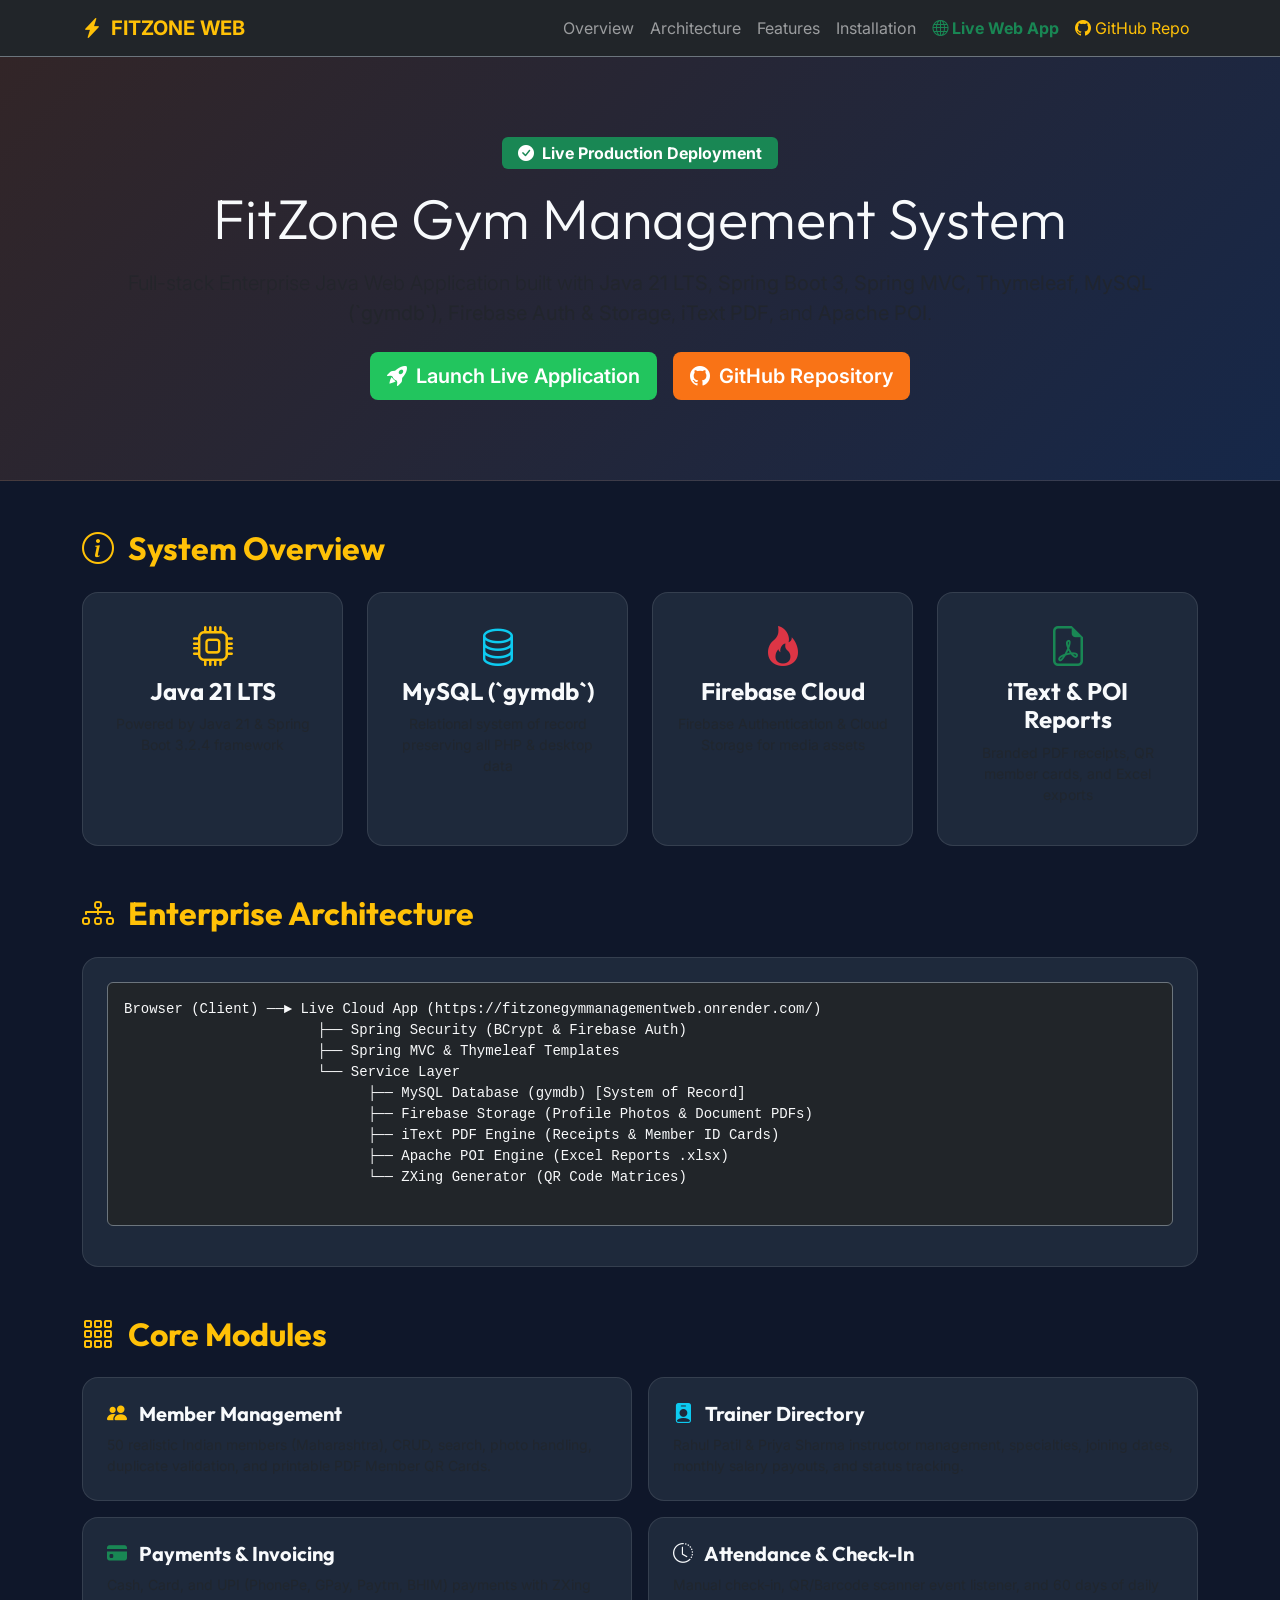
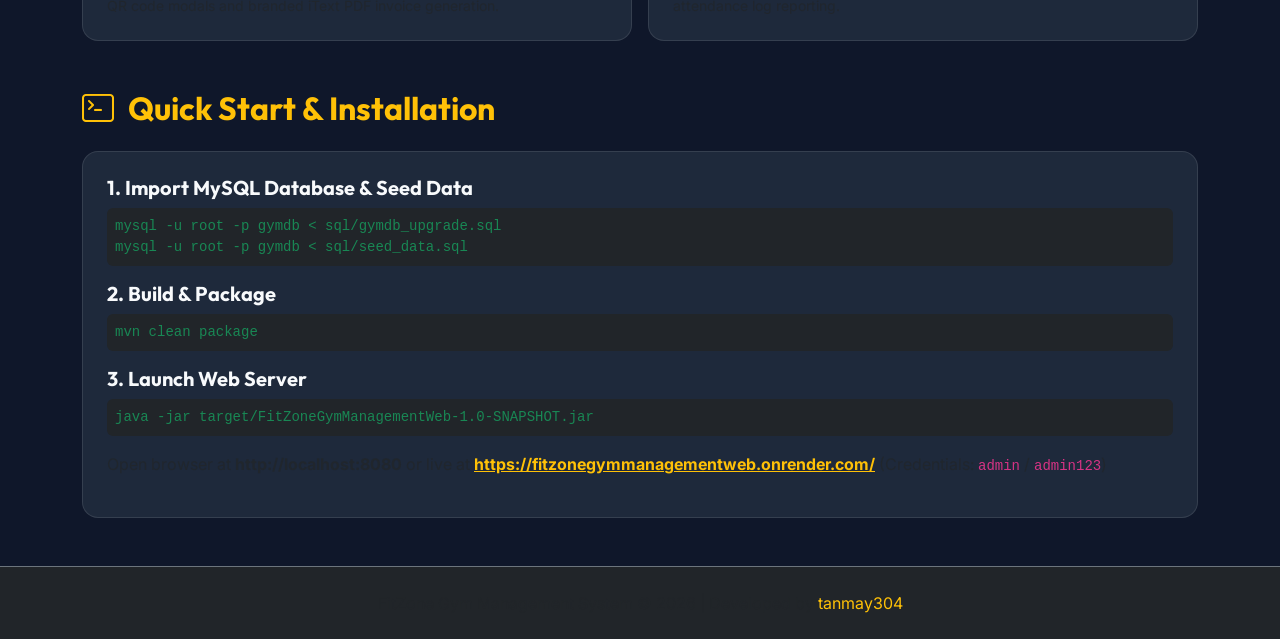
<file: docs/index.html>
<!DOCTYPE html>
<html lang="en">
<head>
    <meta charset="UTF-8">
    <meta name="viewport" content="width=device-width, initial-scale=1.0">
    <title>FitZone Gym Management Web Application - Official Documentation</title>
    <link href="https://cdn.jsdelivr.net/npm/bootstrap@5.3.2/dist/css/bootstrap.min.css" rel="stylesheet">
    <link href="https://cdn.jsdelivr.net/npm/bootstrap-icons@1.11.1/font/bootstrap-icons.css" rel="stylesheet">
    <link href="https://fonts.googleapis.com/css2?family=Inter:wght@400;500;600;700&family=Outfit:wght@600;700;800&display=swap" rel="stylesheet">
    <style>
        :root {
            --bg-primary: #0f172a;
            --bg-secondary: #1e293b;
            --text-primary: #f8fafc;
            --accent-orange: #f97316;
            --accent-blue: #3b82f6;
            --accent-green: #22c55e;
        }
        body {
            background-color: var(--bg-primary);
            color: var(--text-primary);
            font-family: 'Inter', sans-serif;
        }
        h1, h2, h3, h4, h5 { font-family: 'Outfit', sans-serif; font-weight: 700; }
        .hero-section {
            background: linear-gradient(135deg, rgba(249, 115, 22, 0.15), rgba(59, 130, 246, 0.15));
            border-bottom: 1px solid rgba(255, 255, 255, 0.1);
            padding: 5rem 0;
        }
        .card-custom {
            background: var(--bg-secondary);
            border: 1px solid rgba(255, 255, 255, 0.1);
            border-radius: 1rem;
            padding: 1.5rem;
            height: 100%;
        }
        .btn-orange {
            background-color: var(--accent-orange);
            color: #fff;
            font-weight: 600;
        }
        .btn-orange:hover { background-color: #ea580c; color: #fff; }
        .btn-green {
            background-color: var(--accent-green);
            color: #fff;
            font-weight: 600;
        }
        .btn-green:hover { background-color: #16a34a; color: #fff; }
    </style>
</head>
<body>
    <!-- Navbar -->
    <nav class="navbar navbar-expand-lg navbar-dark bg-dark border-bottom border-secondary sticky-top">
        <div class="container">
            <a class="navbar-brand fw-bold text-warning" href="#"><i class="bi bi-lightning-charge-fill me-1"></i> FITZONE WEB</a>
            <div class="collapse navbar-collapse">
                <ul class="navbar-nav ms-auto mb-2 mb-lg-0">
                    <li class="nav-item"><a class="nav-link" href="#overview">Overview</a></li>
                    <li class="nav-item"><a class="nav-link" href="#architecture">Architecture</a></li>
                    <li class="nav-item"><a class="nav-link" href="#features">Features</a></li>
                    <li class="nav-item"><a class="nav-link" href="#installation">Installation</a></li>
                    <li class="nav-item"><a class="nav-link text-success fw-bold" href="https://fitzonegymmanagementweb.onrender.com/" target="_blank"><i class="bi bi-globe"></i> Live Web App</a></li>
                    <li class="nav-item"><a class="nav-link text-warning" href="https://github.com/tanmay304/FitZoneGymManagementWeb" target="_blank"><i class="bi bi-github"></i> GitHub Repo</a></li>
                </ul>
            </div>
        </div>
    </nav>

    <!-- Hero Header -->
    <header class="hero-section text-center">
        <div class="container">
            <span class="badge bg-success px-3 py-2 fs-6 mb-3"><i class="bi bi-check-circle-fill me-1"></i> Live Production Deployment</span>
            <h1 class="display-4 fw-extrabold mb-3">FitZone Gym Management System</h1>
            <p class="lead text-muted max-w-2xl mx-auto mb-4">
                Full-stack Enterprise Java Web Application built with <strong>Java 21 LTS</strong>, <strong>Spring Boot 3</strong>, <strong>Spring MVC</strong>, <strong>Thymeleaf</strong>, <strong>MySQL (`gymdb`)</strong>, <strong>Firebase Auth & Storage</strong>, <strong>iText PDF</strong>, and <strong>Apache POI</strong>.
            </p>
            <div class="d-flex justify-content-center gap-3">
                <a href="https://fitzonegymmanagementweb.onrender.com/" target="_blank" class="btn btn-green btn-lg"><i class="bi bi-rocket-takeoff-fill me-1"></i> Launch Live Application</a>
                <a href="https://github.com/tanmay304/FitZoneGymManagementWeb" target="_blank" class="btn btn-orange btn-lg"><i class="bi bi-github me-1"></i> GitHub Repository</a>
            </div>
        </div>
    </header>

    <!-- Main Content -->
    <main class="container my-5">
        <!-- Overview -->
        <section id="overview" class="mb-5">
            <h2 class="mb-4 text-warning"><i class="bi bi-info-circle me-2"></i> System Overview</h2>
            <div class="row g-4">
                <div class="col-md-3">
                    <div class="card-custom text-center">
                        <i class="bi bi-cpu fs-1 text-warning mb-2"></i>
                        <h4>Java 21 LTS</h4>
                        <p class="text-muted small">Powered by Java 21 & Spring Boot 3.2.4 framework</p>
                    </div>
                </div>
                <div class="col-md-3">
                    <div class="card-custom text-center">
                        <i class="bi bi-database fs-1 text-info mb-2"></i>
                        <h4>MySQL (`gymdb`)</h4>
                        <p class="text-muted small">Relational system of record preserving all PHP & desktop data</p>
                    </div>
                </div>
                <div class="col-md-3">
                    <div class="card-custom text-center">
                        <i class="bi bi-fire fs-1 text-danger mb-2"></i>
                        <h4>Firebase Cloud</h4>
                        <p class="text-muted small">Firebase Authentication & Cloud Storage for media assets</p>
                    </div>
                </div>
                <div class="col-md-3">
                    <div class="card-custom text-center">
                        <i class="bi bi-file-earmark-pdf fs-1 text-success mb-2"></i>
                        <h4>iText & POI Reports</h4>
                        <p class="text-muted small">Branded PDF receipts, QR member cards, and Excel exports</p>
                    </div>
                </div>
            </div>
        </section>

        <!-- Architecture Diagram -->
        <section id="architecture" class="mb-5">
            <h2 class="mb-4 text-warning"><i class="bi bi-diagram-3 me-2"></i> Enterprise Architecture</h2>
            <div class="card-custom p-4 text-center">
                <pre class="text-start bg-dark p-3 rounded text-light border border-secondary" style="font-family: monospace;">
Browser (Client) ──► Live Cloud App (https://fitzonegymmanagementweb.onrender.com/)
                       ├── Spring Security (BCrypt & Firebase Auth)
                       ├── Spring MVC & Thymeleaf Templates
                       └── Service Layer
                             ├── MySQL Database (gymdb) [System of Record]
                             ├── Firebase Storage (Profile Photos & Document PDFs)
                             ├── iText PDF Engine (Receipts & Member ID Cards)
                             ├── Apache POI Engine (Excel Reports .xlsx)
                             └── ZXing Generator (QR Code Matrices)
                </pre>
            </div>
        </section>

        <!-- Features -->
        <section id="features" class="mb-5">
            <h2 class="mb-4 text-warning"><i class="bi bi-grid-3x3-gap me-2"></i> Core Modules</h2>
            <div class="row g-3">
                <div class="col-md-6">
                    <div class="card-custom">
                        <h5><i class="bi bi-people-fill text-warning me-2"></i> Member Management</h5>
                        <p class="text-muted small m-0">50 realistic Indian members (Maharashtra), CRUD, search, photo handling, duplicate validation, and printable PDF Member QR Cards.</p>
                    </div>
                </div>
                <div class="col-md-6">
                    <div class="card-custom">
                        <h5><i class="bi bi-person-badge-fill text-info me-2"></i> Trainer Directory</h5>
                        <p class="text-muted small m-0">Rahul Patil & Priya Sharma instructor management, specialties, joining dates, monthly salary payouts, and status tracking.</p>
                    </div>
                </div>
                <div class="col-md-6">
                    <div class="card-custom">
                        <h5><i class="bi bi-credit-card-fill text-success me-2"></i> Payments & Invoicing</h5>
                        <p class="text-muted small m-0">Cash, Card, and UPI (PhonePe, GPay, Paytm, BHIM) payments with ZXing QR code modals and branded iText PDF invoice generation.</p>
                    </div>
                </div>
                <div class="col-md-6">
                    <div class="card-custom">
                        <h5><i class="bi bi-clock-history text-purple me-2"></i> Attendance & Check-In</h5>
                        <p class="text-muted small m-0">Manual check-in, QR/Barcode scanner event listener, and 60 days of daily attendance log reporting.</p>
                    </div>
                </div>
            </div>
        </section>

        <!-- Installation -->
        <section id="installation" class="mb-5">
            <h2 class="mb-4 text-warning"><i class="bi bi-terminal me-2"></i> Quick Start & Installation</h2>
            <div class="card-custom p-4">
                <h5>1. Import MySQL Database & Seed Data</h5>
                <pre class="bg-dark p-2 rounded text-success">mysql -u root -p gymdb < sql/gymdb_upgrade.sql
mysql -u root -p gymdb < sql/seed_data.sql</pre>
                
                <h5 class="mt-3">2. Build & Package</h5>
                <pre class="bg-dark p-2 rounded text-success">mvn clean package</pre>

                <h5 class="mt-3">3. Launch Web Server</h5>
                <pre class="bg-dark p-2 rounded text-success">java -jar target/FitZoneGymManagementWeb-1.0-SNAPSHOT.jar</pre>
                <p class="text-muted mt-2">Open browser at <strong>http://localhost:8080</strong> or live at <strong><a href="https://fitzonegymmanagementweb.onrender.com/" target="_blank" class="text-warning">https://fitzonegymmanagementweb.onrender.com/</a></strong> (Credentials: <code>admin</code> / <code>admin123</code>)</p>
            </div>
        </section>
    </main>

    <footer class="bg-dark border-top border-secondary py-4 text-center text-muted">
        <div class="container">
            <p class="m-0">FitZone Gym Management System &copy; 2026 | Developed by <a href="https://github.com/tanmay304" target="_blank" class="text-warning text-decoration-none">tanmay304</a></p>
        </div>
    </footer>
</body>
</html>
</file>
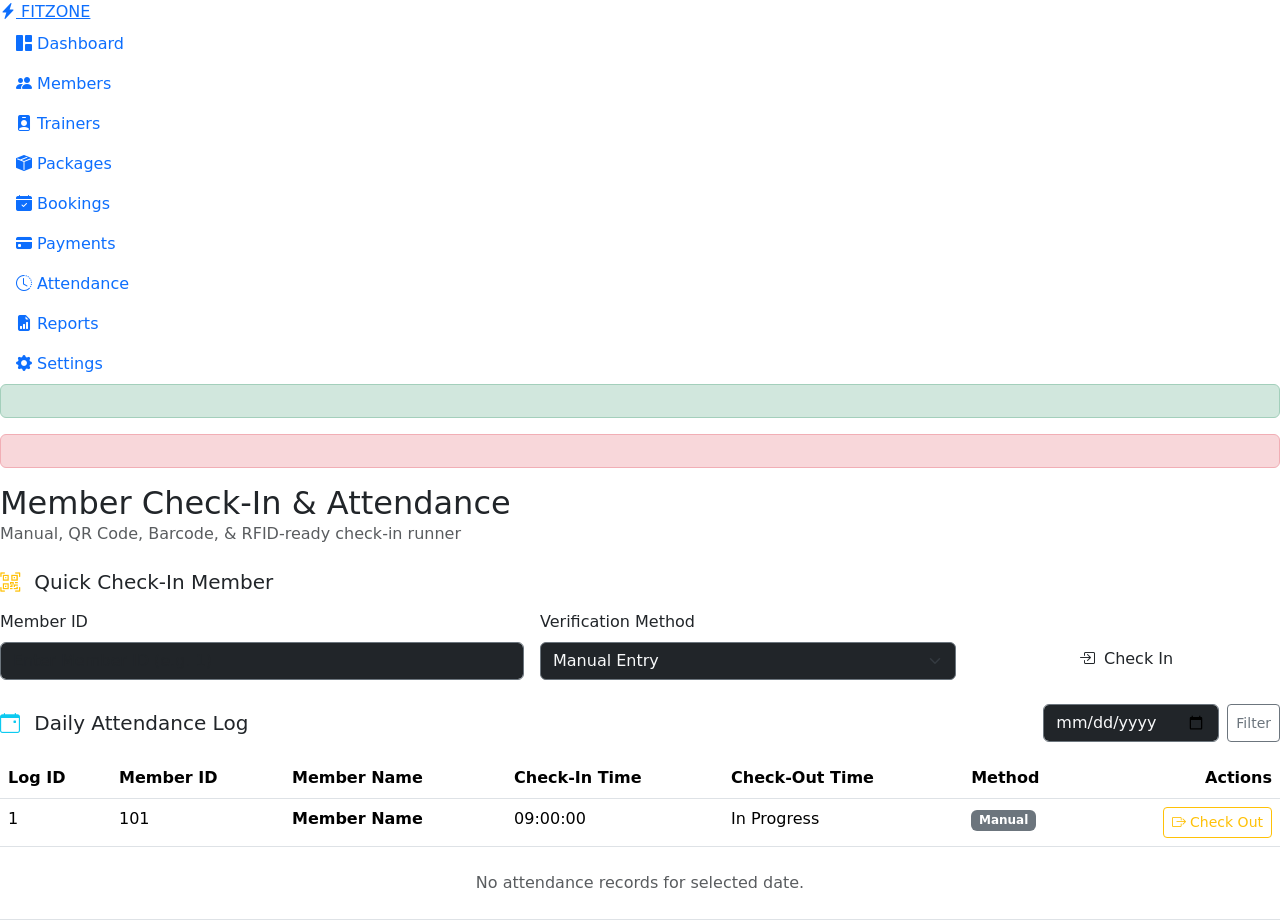
<file: src/main/resources/templates/attendance.html>
<!DOCTYPE html>
<html xmlns:th="http://www.thymeleaf.org">
<head>
    <meta charset="UTF-8">
    <title>Attendance Log - FitZone Gym</title>
    <link href="https://cdn.jsdelivr.net/npm/bootstrap@5.3.2/dist/css/bootstrap.min.css" rel="stylesheet">
    <link href="https://cdn.jsdelivr.net/npm/bootstrap-icons@1.11.1/font/bootstrap-icons.css" rel="stylesheet">
    <link href="https://fonts.googleapis.com/css2?family=Inter:wght@400;500;600;700&family=Outfit:wght@600;700;800&display=swap" rel="stylesheet">
    <link th:href="@{/css/material_theme.css}" rel="stylesheet">
</head>
<body>
    <div class="sidebar">
        <a href="/dashboard" class="sidebar-brand"><i class="bi bi-lightning-charge-fill"></i> FITZONE</a>
        <nav class="nav flex-column flex-grow-1">
            <a href="/dashboard" class="nav-link"><i class="bi bi-grid-1x2-fill"></i> Dashboard</a>
            <a href="/members" class="nav-link"><i class="bi bi-people-fill"></i> Members</a>
            <a href="/trainers" class="nav-link"><i class="bi bi-person-badge-fill"></i> Trainers</a>
            <a href="/packages" class="nav-link"><i class="bi bi-box-seam-fill"></i> Packages</a>
            <a href="/bookings" class="nav-link"><i class="bi bi-calendar-check-fill"></i> Bookings</a>
            <a href="/payments" class="nav-link"><i class="bi bi-credit-card-fill"></i> Payments</a>
            <a href="/attendance" class="nav-link active"><i class="bi bi-clock-history"></i> Attendance</a>
            <a href="/reports" class="nav-link"><i class="bi bi-file-earmark-bar-graph-fill"></i> Reports</a>
            <a href="/settings" class="nav-link"><i class="bi bi-gear-fill"></i> Settings</a>
        </nav>
    </div>

    <div class="main-content">
        <div th:if="${successMessage}" class="alert alert-success" th:text="${successMessage}"></div>
        <div th:if="${errorMessage}" class="alert alert-danger" th:text="${errorMessage}"></div>

        <div class="d-flex justify-content-between align-items-center mb-4">
            <div>
                <h2 class="m-0">Member Check-In & Attendance</h2>
                <p class="text-muted m-0">Manual, QR Code, Barcode, & RFID-ready check-in runner</p>
            </div>
        </div>

        <!-- Check-In Form Card -->
        <div class="glass-card mb-4">
            <h5 class="mb-3"><i class="bi bi-qr-code-scan me-2 text-warning"></i> Quick Check-In Member</h5>
            <form action="/attendance/checkin" method="post" class="row g-3">
                <div class="col-md-5">
                    <label class="form-label">Member ID</label>
                    <input type="number" name="userId" class="form-control bg-dark text-light border-secondary" placeholder="Enter Member ID (e.g. 1)" required>
                </div>
                <div class="col-md-4">
                    <label class="form-label">Verification Method</label>
                    <select name="method" class="form-select bg-dark text-light border-secondary">
                        <option value="Manual">Manual Entry</option>
                        <option value="QR Code">QR Code Scan</option>
                        <option value="Barcode">Barcode Scanner</option>
                        <option value="RFID">RFID Scanner</option>
                    </select>
                </div>
                <div class="col-md-3 d-flex align-items-end">
                    <button type="submit" class="btn btn-fitzone w-100 py-2"><i class="bi bi-box-arrow-in-right me-1"></i> Check In</button>
                </div>
            </form>
        </div>

        <!-- Daily Attendance Log -->
        <div class="glass-card">
            <div class="d-flex justify-content-between align-items-center mb-3">
                <h5 class="m-0"><i class="bi bi-calendar-event me-2 text-info"></i> Daily Attendance Log</h5>
                <form action="/attendance" method="get" class="d-flex gap-2">
                    <input type="date" name="date" class="form-control bg-dark text-light border-secondary btn-sm" th:value="${selectedDate}">
                    <button type="submit" class="btn btn-outline-secondary btn-sm">Filter</button>
                </form>
            </div>
            <div class="table-responsive">
                <table class="table table-custom mb-0">
                    <thead>
                        <tr>
                            <th>Log ID</th>
                            <th>Member ID</th>
                            <th>Member Name</th>
                            <th>Check-In Time</th>
                            <th>Check-Out Time</th>
                            <th>Method</th>
                            <th class="text-end">Actions</th>
                        </tr>
                    </thead>
                    <tbody>
                        <tr th:each="a : ${attendanceLog}">
                            <td th:text="${a.id}">1</td>
                            <td th:text="${a.userId}">101</td>
                            <td class="fw-bold" th:text="${a.memberName}">Member Name</td>
                            <td th:text="${a.checkIn}">09:00:00</td>
                            <td th:text="${a.checkOut != null ? a.checkOut : 'In Progress'}">In Progress</td>
                            <td><span class="badge bg-secondary" th:text="${a.method}">Manual</span></td>
                            <td class="text-end">
                                <a th:if="${a.checkOut == null}" th:href="@{/attendance/checkout/{id}(id=${a.id})}" class="btn btn-sm btn-outline-warning">
                                    <i class="bi bi-box-arrow-right"></i> Check Out
                                </a>
                            </td>
                        </tr>
                        <tr th:if="${#lists.isEmpty(attendanceLog)}">
                            <td colspan="7" class="text-center text-muted py-4">No attendance records for selected date.</td>
                        </tr>
                    </tbody>
                </table>
            </div>
        </div>
    </div>

    <script src="https://cdn.jsdelivr.net/npm/bootstrap@5.3.2/dist/js/bootstrap.bundle.min.js"></script>
</body>
</html>
</file>
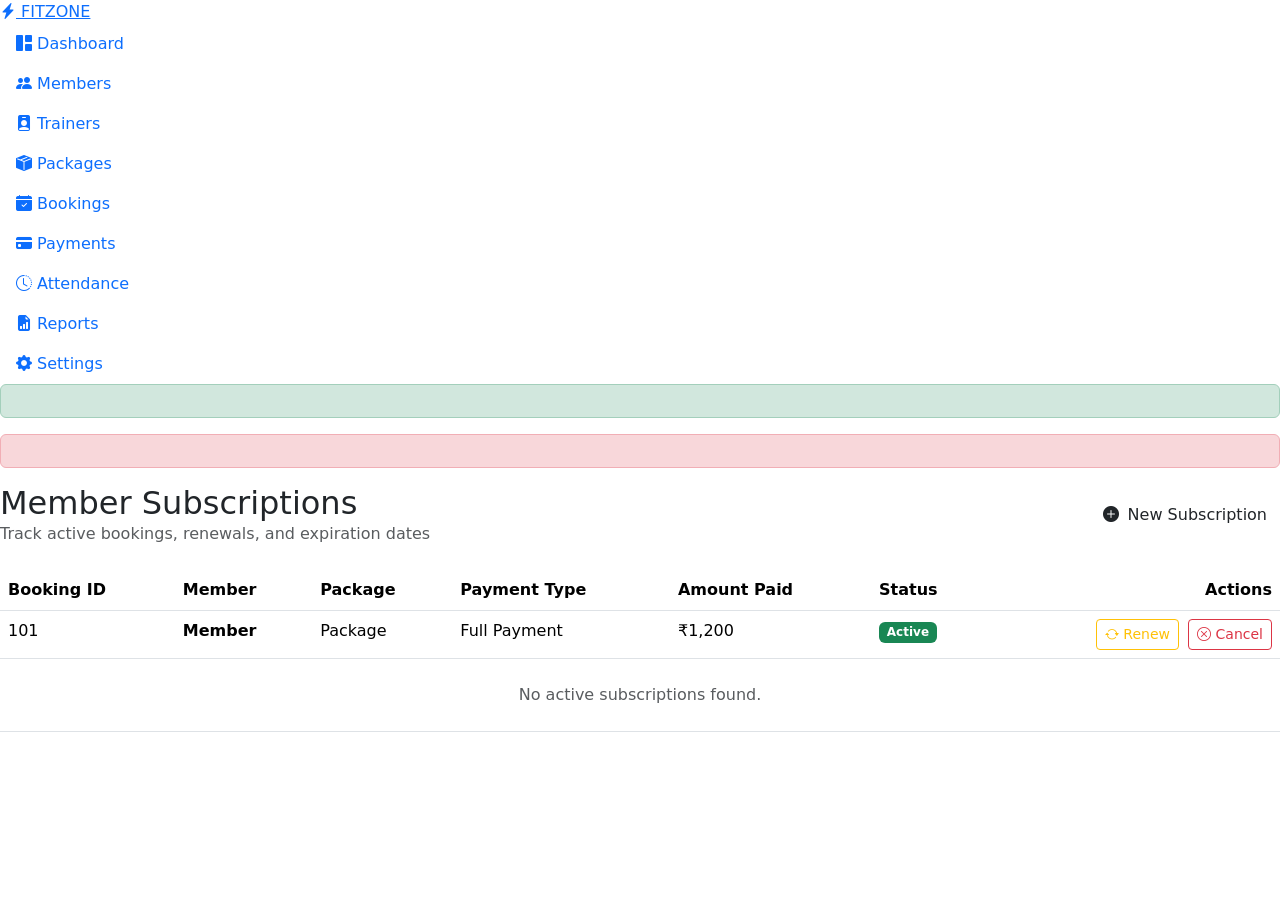
<file: src/main/resources/templates/bookings.html>
<!DOCTYPE html>
<html xmlns:th="http://www.thymeleaf.org">
<head>
    <meta charset="UTF-8">
    <title>Bookings & Subscriptions - FitZone Gym</title>
    <link href="https://cdn.jsdelivr.net/npm/bootstrap@5.3.2/dist/css/bootstrap.min.css" rel="stylesheet">
    <link href="https://cdn.jsdelivr.net/npm/bootstrap-icons@1.11.1/font/bootstrap-icons.css" rel="stylesheet">
    <link href="https://fonts.googleapis.com/css2?family=Inter:wght@400;500;600;700&family=Outfit:wght@600;700;800&display=swap" rel="stylesheet">
    <link th:href="@{/css/material_theme.css}" rel="stylesheet">
</head>
<body>
    <div class="sidebar">
        <a href="/dashboard" class="sidebar-brand"><i class="bi bi-lightning-charge-fill"></i> FITZONE</a>
        <nav class="nav flex-column flex-grow-1">
            <a href="/dashboard" class="nav-link"><i class="bi bi-grid-1x2-fill"></i> Dashboard</a>
            <a href="/members" class="nav-link"><i class="bi bi-people-fill"></i> Members</a>
            <a href="/trainers" class="nav-link"><i class="bi bi-person-badge-fill"></i> Trainers</a>
            <a href="/packages" class="nav-link"><i class="bi bi-box-seam-fill"></i> Packages</a>
            <a href="/bookings" class="nav-link active"><i class="bi bi-calendar-check-fill"></i> Bookings</a>
            <a href="/payments" class="nav-link"><i class="bi bi-credit-card-fill"></i> Payments</a>
            <a href="/attendance" class="nav-link"><i class="bi bi-clock-history"></i> Attendance</a>
            <a href="/reports" class="nav-link"><i class="bi bi-file-earmark-bar-graph-fill"></i> Reports</a>
            <a href="/settings" class="nav-link"><i class="bi bi-gear-fill"></i> Settings</a>
        </nav>
    </div>

    <div class="main-content">
        <div th:if="${successMessage}" class="alert alert-success" th:text="${successMessage}"></div>
        <div th:if="${errorMessage}" class="alert alert-danger" th:text="${errorMessage}"></div>

        <div class="d-flex justify-content-between align-items-center mb-4">
            <div>
                <h2 class="m-0">Member Subscriptions</h2>
                <p class="text-muted m-0">Track active bookings, renewals, and expiration dates</p>
            </div>
            <button class="btn btn-fitzone" data-bs-toggle="modal" data-bs-target="#addBookingModal">
                <i class="bi bi-plus-circle-fill me-1"></i> New Subscription
            </button>
        </div>

        <div class="glass-card">
            <div class="table-responsive">
                <table class="table table-custom mb-0">
                    <thead>
                        <tr>
                            <th>Booking ID</th>
                            <th>Member</th>
                            <th>Package</th>
                            <th>Payment Type</th>
                            <th>Amount Paid</th>
                            <th>Status</th>
                            <th class="text-end">Actions</th>
                        </tr>
                    </thead>
                    <tbody>
                        <tr th:each="b : ${bookings}">
                            <td th:text="${b.id}">101</td>
                            <td class="fw-bold" th:text="${b.memberName}">Member</td>
                            <td th:text="${b.packageName}">Package</td>
                            <td th:text="${b.paymentType}">Full Payment</td>
                            <td th:text="'₹' + ${b.payment}">₹1,200</td>
                            <td><span class="badge bg-success" th:text="${b.status}">Active</span></td>
                            <td class="text-end">
                                <a th:href="@{/bookings/renew/{id}(id=${b.id})}" class="btn btn-sm btn-outline-warning me-1" title="Renew Plan">
                                    <i class="bi bi-arrow-repeat"></i> Renew
                                </a>
                                <a th:href="@{/bookings/cancel/{id}(id=${b.id})}" class="btn btn-sm btn-outline-danger" onclick="return confirm('Cancel subscription?')">
                                    <i class="bi bi-x-circle"></i> Cancel
                                </a>
                            </td>
                        </tr>
                        <tr th:if="${#lists.isEmpty(bookings)}">
                            <td colspan="7" class="text-center text-muted py-4">No active subscriptions found.</td>
                        </tr>
                    </tbody>
                </table>
            </div>
        </div>
    </div>

    <!-- New Subscription Modal -->
    <div class="modal fade" id="addBookingModal" tabindex="-1">
        <div class="modal-dialog modal-dialog-centered">
            <div class="modal-content bg-dark text-light border-secondary">
                <div class="modal-header border-secondary">
                    <h5 class="modal-title"><i class="bi bi-calendar-plus me-2 text-warning"></i> New Subscription</h5>
                    <button type="button" class="btn-close btn-close-white" data-bs-dismiss="modal"></button>
                </div>
                <form action="/bookings/add" method="post">
                    <div class="modal-body">
                        <div class="mb-3">
                            <label class="form-label">Select Member</label>
                            <select name="userId" class="form-select bg-secondary text-light border-0" required>
                                <option th:each="m : ${members}" th:value="${m.id}" th:text="${m.fullName} + ' (' + ${m.email} + ')'"></option>
                            </select>
                        </div>
                        <div class="mb-3">
                            <label class="form-label">Select Package</label>
                            <select name="packageId" class="form-select bg-secondary text-light border-0" required>
                                <option th:each="p : ${packages}" th:value="${p.id}" th:text="${p.titlename} + ' - ₹' + ${p.price}"></option>
                            </select>
                        </div>
                        <div class="row g-3">
                            <div class="col-md-6">
                                <label class="form-label">Payment Type</label>
                                <select name="paymentType" class="form-select bg-secondary text-light border-0">
                                    <option value="Full Payment">Full Payment</option>
                                    <option value="Partial Payment">Partial Payment</option>
                                </select>
                            </div>
                            <div class="col-md-6">
                                <label class="form-label">Amount Paid (₹)</label>
                                <input type="number" step="0.01" name="payment" class="form-control bg-secondary text-light border-0" value="600" required>
                            </div>
                        </div>
                    </div>
                    <div class="modal-footer border-secondary">
                        <button type="button" class="btn btn-secondary" data-bs-dismiss="modal">Cancel</button>
                        <button type="submit" class="btn btn-fitzone">Create Booking</button>
                    </div>
                </form>
            </div>
        </div>
    </div>

    <script src="https://cdn.jsdelivr.net/npm/bootstrap@5.3.2/dist/js/bootstrap.bundle.min.js"></script>
</body>
</html>
</file>
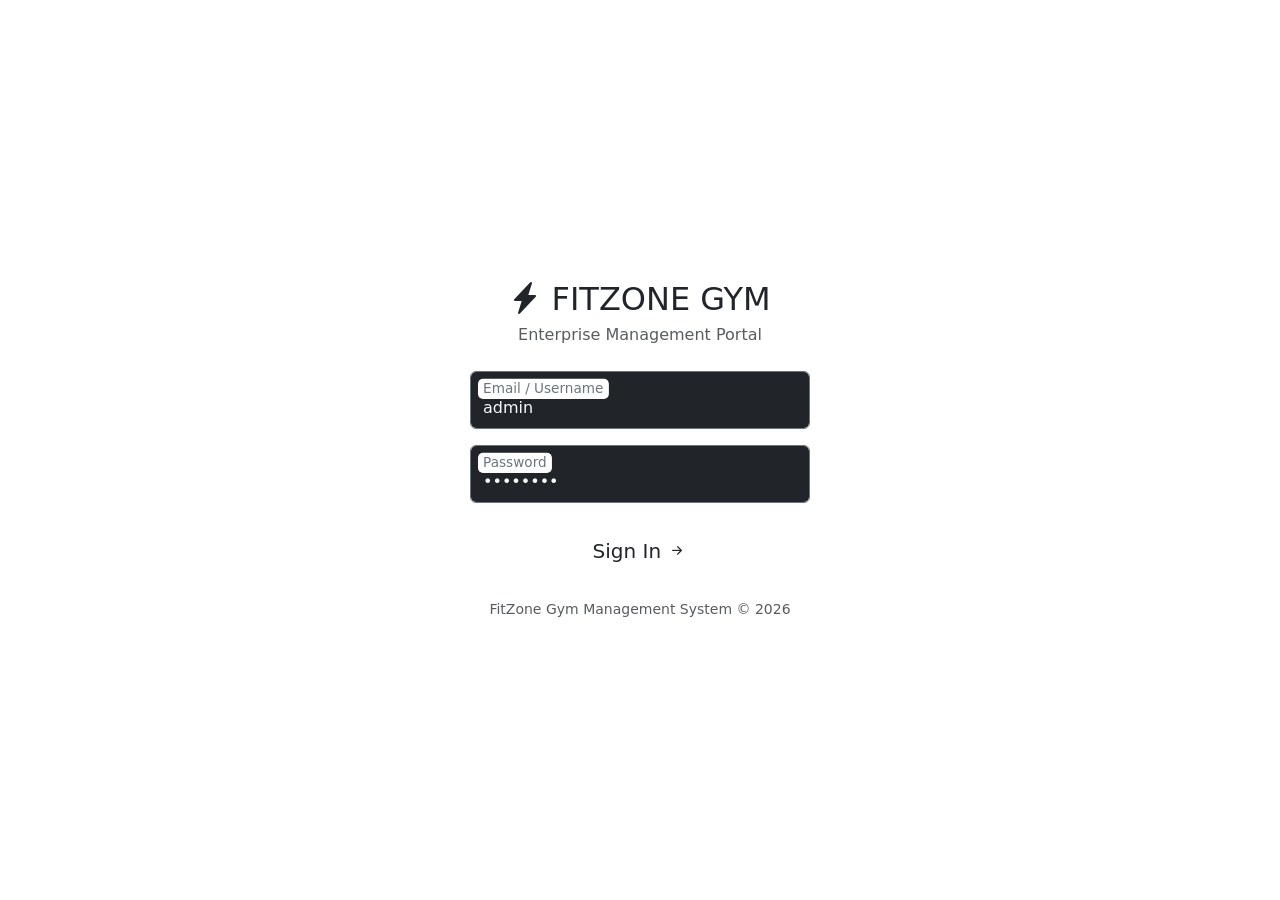
<file: src/main/resources/templates/login.html>
<!DOCTYPE html>
<html xmlns:th="http://www.thymeleaf.org">
<head>
    <meta charset="UTF-8">
    <title>Sign In - FitZone Gym Management System</title>
    <link href="https://cdn.jsdelivr.net/npm/bootstrap@5.3.2/dist/css/bootstrap.min.css" rel="stylesheet">
    <link href="https://cdn.jsdelivr.net/npm/bootstrap-icons@1.11.1/font/bootstrap-icons.css" rel="stylesheet">
    <link href="https://fonts.googleapis.com/css2?family=Inter:wght@400;500;600;700&family=Outfit:wght@600;700;800&display=swap" rel="stylesheet">
    <link th:href="@{/css/material_theme.css}" rel="stylesheet">
</head>
<body class="d-flex align-items-center justify-content-center min-vh-100">
    <div class="glass-card text-center" style="width: 420px; padding: 2.5rem;">
        <h2 class="sidebar-brand justify-content-center mb-1">
            <i class="bi bi-lightning-charge-fill"></i> FITZONE GYM
        </h2>
        <p class="text-muted mb-4">Enterprise Management Portal</p>

        <form th:action="@{/login}" method="post">
            <div class="form-floating mb-3">
                <input type="text" class="form-control bg-dark text-light border-secondary" id="username" name="username" placeholder="admin" value="admin" required>
                <label for="username" class="text-secondary">Email / Username</label>
            </div>
            <div class="form-floating mb-4">
                <input type="password" class="form-control bg-dark text-light border-secondary" id="password" name="password" placeholder="admin123" value="admin123" required>
                <label for="password" class="text-secondary">Password</label>
            </div>
            <button type="submit" class="btn btn-fitzone w-100 py-2 fs-5">
                Sign In <i class="bi bi-arrow-right-short"></i>
            </button>
        </form>
        <div class="mt-4 text-muted small">
            FitZone Gym Management System &copy; 2026
        </div>
    </div>
</body>
</html>
</file>
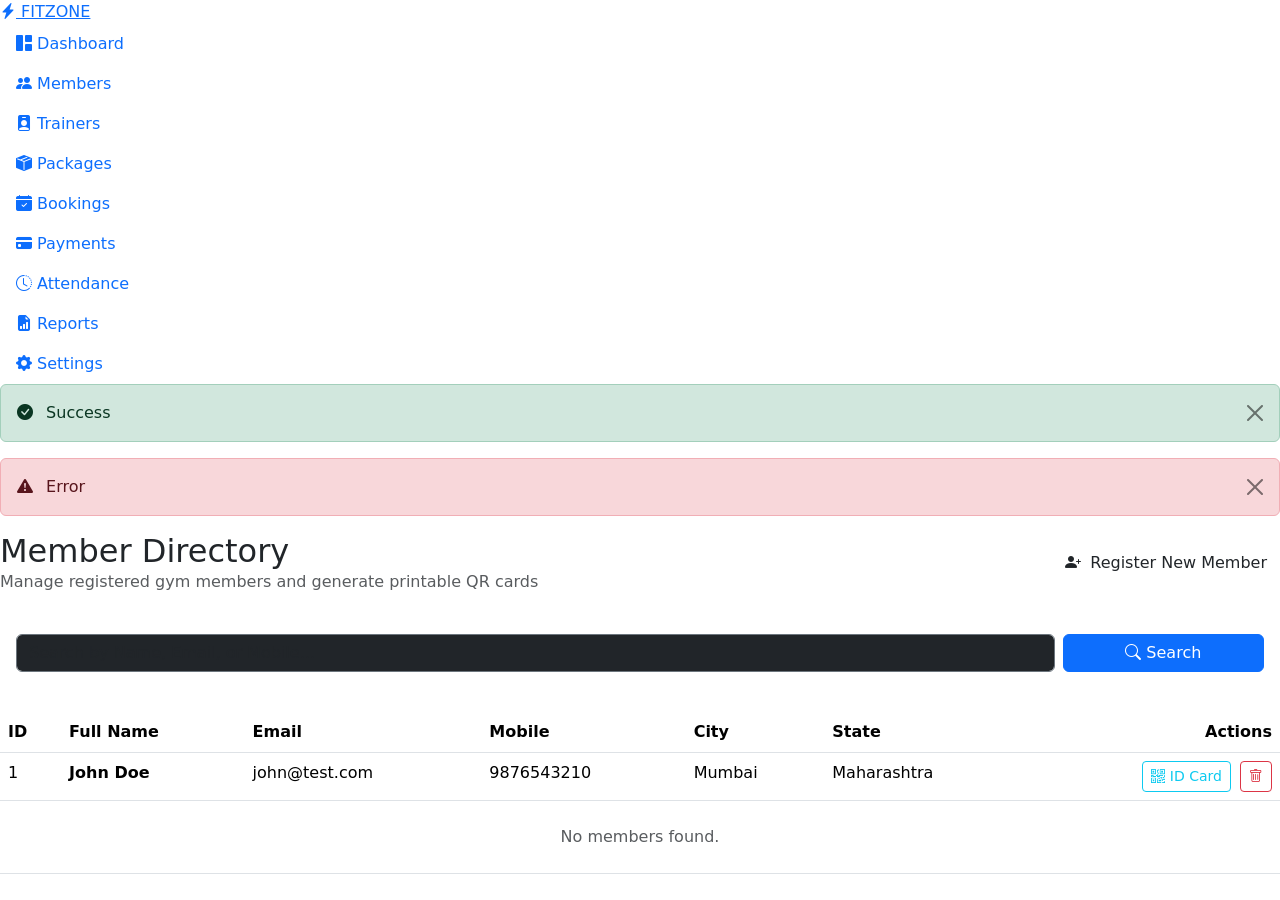
<file: src/main/resources/templates/members.html>
<!DOCTYPE html>
<html xmlns:th="http://www.thymeleaf.org">
<head>
    <meta charset="UTF-8">
    <title>Members Management - FitZone Gym</title>
    <link href="https://cdn.jsdelivr.net/npm/bootstrap@5.3.2/dist/css/bootstrap.min.css" rel="stylesheet">
    <link href="https://cdn.jsdelivr.net/npm/bootstrap-icons@1.11.1/font/bootstrap-icons.css" rel="stylesheet">
    <link href="https://fonts.googleapis.com/css2?family=Inter:wght@400;500;600;700&family=Outfit:wght@600;700;800&display=swap" rel="stylesheet">
    <link th:href="@{/css/material_theme.css}" rel="stylesheet">
</head>
<body>
    <div class="sidebar">
        <a href="/dashboard" class="sidebar-brand"><i class="bi bi-lightning-charge-fill"></i> FITZONE</a>
        <nav class="nav flex-column flex-grow-1">
            <a href="/dashboard" class="nav-link"><i class="bi bi-grid-1x2-fill"></i> Dashboard</a>
            <a href="/members" class="nav-link active"><i class="bi bi-people-fill"></i> Members</a>
            <a href="/trainers" class="nav-link"><i class="bi bi-person-badge-fill"></i> Trainers</a>
            <a href="/packages" class="nav-link"><i class="bi bi-box-seam-fill"></i> Packages</a>
            <a href="/bookings" class="nav-link"><i class="bi bi-calendar-check-fill"></i> Bookings</a>
            <a href="/payments" class="nav-link"><i class="bi bi-credit-card-fill"></i> Payments</a>
            <a href="/attendance" class="nav-link"><i class="bi bi-clock-history"></i> Attendance</a>
            <a href="/reports" class="nav-link"><i class="bi bi-file-earmark-bar-graph-fill"></i> Reports</a>
            <a href="/settings" class="nav-link"><i class="bi bi-gear-fill"></i> Settings</a>
        </nav>
    </div>

    <div class="main-content">
        <!-- Toast Alerts -->
        <div th:if="${successMessage}" class="alert alert-success alert-dismissible fade show" role="alert">
            <i class="bi bi-check-circle-fill me-2"></i> <span th:text="${successMessage}">Success</span>
            <button type="button" class="btn-close" data-bs-dismiss="alert"></button>
        </div>
        <div th:if="${errorMessage}" class="alert alert-danger alert-dismissible fade show" role="alert">
            <i class="bi bi-exclamation-triangle-fill me-2"></i> <span th:text="${errorMessage}">Error</span>
            <button type="button" class="btn-close" data-bs-dismiss="alert"></button>
        </div>

        <div class="d-flex justify-content-between align-items-center mb-4">
            <div>
                <h2 class="m-0">Member Directory</h2>
                <p class="text-muted m-0">Manage registered gym members and generate printable QR cards</p>
            </div>
            <button class="btn btn-fitzone" data-bs-toggle="modal" data-bs-target="#addMemberModal">
                <i class="bi bi-person-plus-fill me-1"></i> Register New Member
            </button>
        </div>

        <!-- Search Bar -->
        <div class="glass-card p-3 mb-4">
            <form action="/members" method="get" class="row g-2">
                <div class="col-md-10">
                    <input type="text" name="search" class="form-control bg-dark text-light border-secondary" placeholder="Search by Name, Email, or Mobile..." th:value="${searchQuery}">
                </div>
                <div class="col-md-2">
                    <button type="submit" class="btn btn-primary w-100"><i class="bi bi-search"></i> Search</button>
                </div>
            </form>
        </div>

        <!-- Members Table -->
        <div class="glass-card">
            <div class="table-responsive">
                <table class="table table-custom mb-0">
                    <thead>
                        <tr>
                            <th>ID</th>
                            <th>Full Name</th>
                            <th>Email</th>
                            <th>Mobile</th>
                            <th>City</th>
                            <th>State</th>
                            <th class="text-end">Actions</th>
                        </tr>
                    </thead>
                    <tbody>
                        <tr th:each="m : ${members}">
                            <td th:text="${m.id}">1</td>
                            <td class="fw-bold" th:text="${m.fullName}">John Doe</td>
                            <td th:text="${m.email}">john@test.com</td>
                            <td th:text="${m.mobile}">9876543210</td>
                            <td th:text="${m.city}">Mumbai</td>
                            <td th:text="${m.state}">Maharashtra</td>
                            <td class="text-end">
                                <a th:href="@{/members/card/{id}(id=${m.id})}" class="btn btn-sm btn-outline-info me-1" title="Download QR Card">
                                    <i class="bi bi-qr-code"></i> ID Card
                                </a>
                                <a th:href="@{/members/delete/{id}(id=${m.id})}" class="btn btn-sm btn-outline-danger" onclick="return confirm('Delete member?')">
                                    <i class="bi bi-trash"></i>
                                </a>
                            </td>
                        </tr>
                        <tr th:if="${#lists.isEmpty(members)}">
                            <td colspan="7" class="text-center text-muted py-4">No members found.</td>
                        </tr>
                    </tbody>
                </table>
            </div>
        </div>
    </div>

    <!-- Register Member Modal -->
    <div class="modal fade" id="addMemberModal" tabindex="-1">
        <div class="modal-dialog modal-dialog-centered">
            <div class="modal-content bg-dark text-light border-secondary">
                <div class="modal-header border-secondary">
                    <h5 class="modal-title"><i class="bi bi-person-plus-fill me-2 text-warning"></i> Register New Member</h5>
                    <button type="button" class="btn-close btn-close-white" data-bs-dismiss="modal"></button>
                </div>
                <form action="/members/add" method="post">
                    <div class="modal-body">
                        <div class="row g-3">
                            <div class="col-md-6">
                                <label class="form-label">First Name</label>
                                <input type="text" name="fname" class="form-control bg-secondary text-light border-0" required>
                            </div>
                            <div class="col-md-6">
                                <label class="form-label">Last Name</label>
                                <input type="text" name="lname" class="form-control bg-secondary text-light border-0" required>
                            </div>
                            <div class="col-md-6">
                                <label class="form-label">Email</label>
                                <input type="email" name="email" class="form-control bg-secondary text-light border-0" required>
                            </div>
                            <div class="col-md-6">
                                <label class="form-label">Mobile Number</label>
                                <input type="text" name="mobile" class="form-control bg-secondary text-light border-0" required>
                            </div>
                            <div class="col-md-6">
                                <label class="form-label">City</label>
                                <input type="text" name="city" class="form-control bg-secondary text-light border-0">
                            </div>
                            <div class="col-md-6">
                                <label class="form-label">State</label>
                                <input type="text" name="state" class="form-control bg-secondary text-light border-0">
                            </div>
                        </div>
                    </div>
                    <div class="modal-footer border-secondary">
                        <button type="button" class="btn btn-secondary" data-bs-dismiss="modal">Cancel</button>
                        <button type="submit" class="btn btn-fitzone">Save Member</button>
                    </div>
                </form>
            </div>
        </div>
    </div>

    <script src="https://cdn.jsdelivr.net/npm/bootstrap@5.3.2/dist/js/bootstrap.bundle.min.js"></script>
    <script th:src="@{/js/app_web.js}"></script>
</body>
</html>
</file>
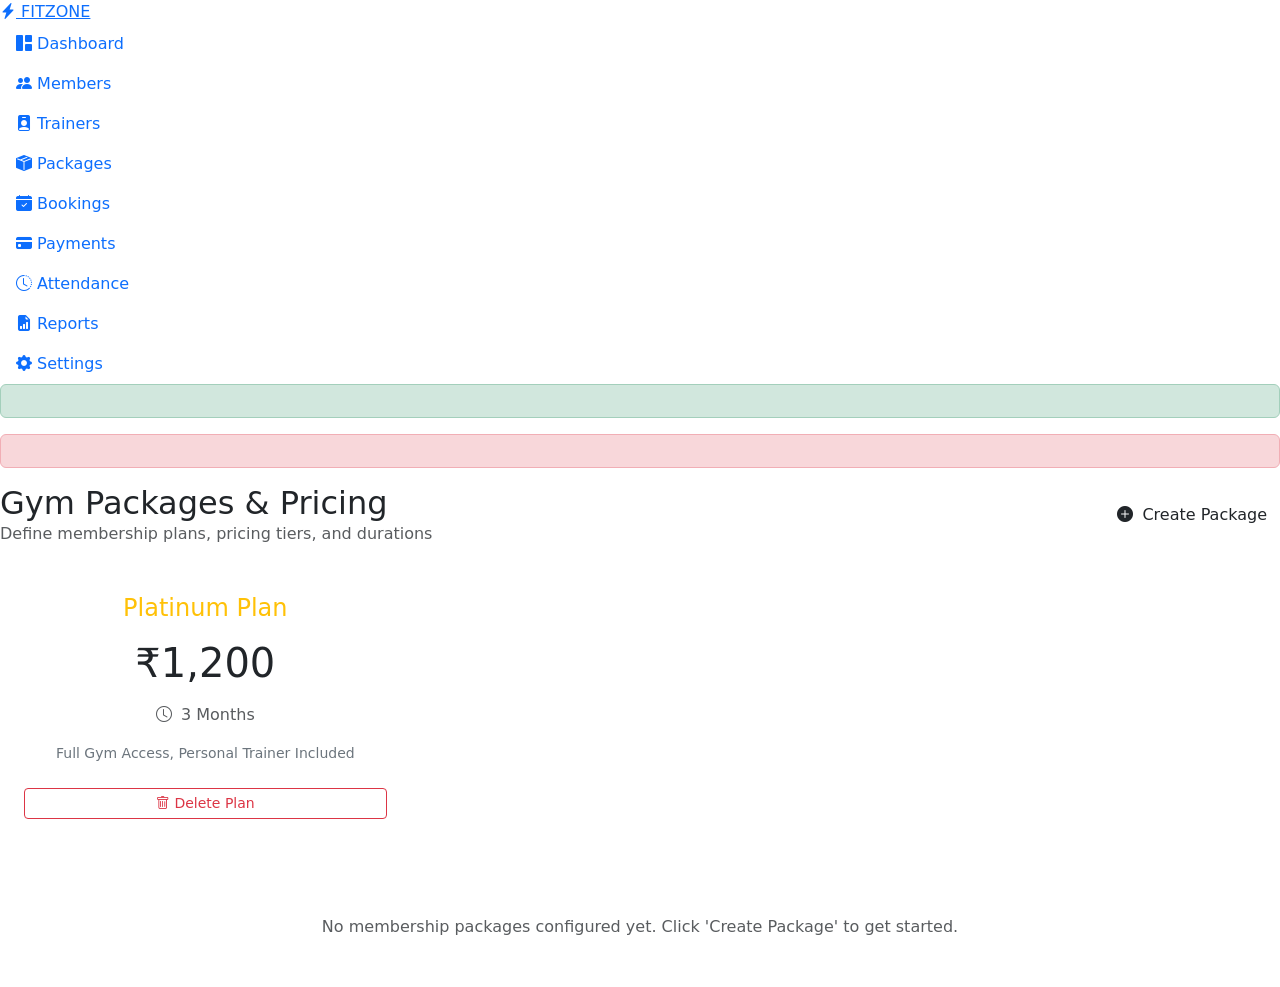
<file: src/main/resources/templates/packages.html>
<!DOCTYPE html>
<html xmlns:th="http://www.thymeleaf.org">
<head>
    <meta charset="UTF-8">
    <title>Membership Packages - FitZone Gym</title>
    <link href="https://cdn.jsdelivr.net/npm/bootstrap@5.3.2/dist/css/bootstrap.min.css" rel="stylesheet">
    <link href="https://cdn.jsdelivr.net/npm/bootstrap-icons@1.11.1/font/bootstrap-icons.css" rel="stylesheet">
    <link href="https://fonts.googleapis.com/css2?family=Inter:wght@400;500;600;700&family=Outfit:wght@600;700;800&display=swap" rel="stylesheet">
    <link th:href="@{/css/material_theme.css}" rel="stylesheet">
</head>
<body>
    <div class="sidebar">
        <a href="/dashboard" class="sidebar-brand"><i class="bi bi-lightning-charge-fill"></i> FITZONE</a>
        <nav class="nav flex-column flex-grow-1">
            <a href="/dashboard" class="nav-link"><i class="bi bi-grid-1x2-fill"></i> Dashboard</a>
            <a href="/members" class="nav-link"><i class="bi bi-people-fill"></i> Members</a>
            <a href="/trainers" class="nav-link"><i class="bi bi-person-badge-fill"></i> Trainers</a>
            <a href="/packages" class="nav-link active"><i class="bi bi-box-seam-fill"></i> Packages</a>
            <a href="/bookings" class="nav-link"><i class="bi bi-calendar-check-fill"></i> Bookings</a>
            <a href="/payments" class="nav-link"><i class="bi bi-credit-card-fill"></i> Payments</a>
            <a href="/attendance" class="nav-link"><i class="bi bi-clock-history"></i> Attendance</a>
            <a href="/reports" class="nav-link"><i class="bi bi-file-earmark-bar-graph-fill"></i> Reports</a>
            <a href="/settings" class="nav-link"><i class="bi bi-gear-fill"></i> Settings</a>
        </nav>
    </div>

    <div class="main-content">
        <div th:if="${successMessage}" class="alert alert-success" th:text="${successMessage}"></div>
        <div th:if="${errorMessage}" class="alert alert-danger" th:text="${errorMessage}"></div>

        <div class="d-flex justify-content-between align-items-center mb-4">
            <div>
                <h2 class="m-0">Gym Packages & Pricing</h2>
                <p class="text-muted m-0">Define membership plans, pricing tiers, and durations</p>
            </div>
            <button class="btn btn-fitzone" data-bs-toggle="modal" data-bs-target="#addPackageModal">
                <i class="bi bi-plus-circle-fill me-1"></i> Create Package
            </button>
        </div>

        <div class="row g-4">
            <div class="col-md-4" th:each="p : ${packages}">
                <div class="glass-card text-center p-4">
                    <h4 class="text-warning mb-2" th:text="${p.titlename}">Platinum Plan</h4>
                    <h2 class="display-6 my-3" th:text="'₹' + ${p.price}">₹1,200</h2>
                    <p class="text-muted mb-3"><i class="bi bi-clock me-1"></i> <span th:text="${p.packageDuration}">3 Months</span></p>
                    <p class="small text-secondary mb-4" th:text="${p.description}">Full Gym Access, Personal Trainer Included</p>
                    <a th:href="@{/packages/delete/{id}(id=${p.id})}" class="btn btn-outline-danger btn-sm w-100" onclick="return confirm('Delete package?')">
                        <i class="bi bi-trash"></i> Delete Plan
                    </a>
                </div>
            </div>
            <div class="col-12" th:if="${#lists.isEmpty(packages)}">
                <div class="glass-card text-center text-muted py-5">
                    No membership packages configured yet. Click 'Create Package' to get started.
                </div>
            </div>
        </div>
    </div>

    <!-- Create Package Modal -->
    <div class="modal fade" id="addPackageModal" tabindex="-1">
        <div class="modal-dialog modal-dialog-centered">
            <div class="modal-content bg-dark text-light border-secondary">
                <div class="modal-header border-secondary">
                    <h5 class="modal-title"><i class="bi bi-box-seam me-2 text-warning"></i> Create Package</h5>
                    <button type="button" class="btn-close btn-close-white" data-bs-dismiss="modal"></button>
                </div>
                <form action="/packages/add" method="post">
                    <div class="modal-body">
                        <div class="mb-3">
                            <label class="form-label">Package Name</label>
                            <input type="text" name="titlename" class="form-control bg-secondary text-light border-0" required>
                        </div>
                        <div class="row g-3 mb-3">
                            <div class="col-md-6">
                                <label class="form-label">Duration</label>
                                <select name="packageDuration" class="form-select bg-secondary text-light border-0">
                                    <option value="1 Month">1 Month</option>
                                    <option value="3 Months">3 Months</option>
                                    <option value="6 Months">6 Months</option>
                                    <option value="1 Year">1 Year</option>
                                </select>
                            </div>
                            <div class="col-md-6">
                                <label class="form-label">Price (₹)</label>
                                <input type="number" step="0.01" name="price" class="form-control bg-secondary text-light border-0" required>
                            </div>
                        </div>
                        <div class="mb-3">
                            <label class="form-label">Description</label>
                            <textarea name="description" class="form-control bg-secondary text-light border-0" rows="2"></textarea>
                        </div>
                    </div>
                    <div class="modal-footer border-secondary">
                        <button type="button" class="btn btn-secondary" data-bs-dismiss="modal">Cancel</button>
                        <button type="submit" class="btn btn-fitzone">Save Package</button>
                    </div>
                </form>
            </div>
        </div>
    </div>

    <script src="https://cdn.jsdelivr.net/npm/bootstrap@5.3.2/dist/js/bootstrap.bundle.min.js"></script>
</body>
</html>
</file>
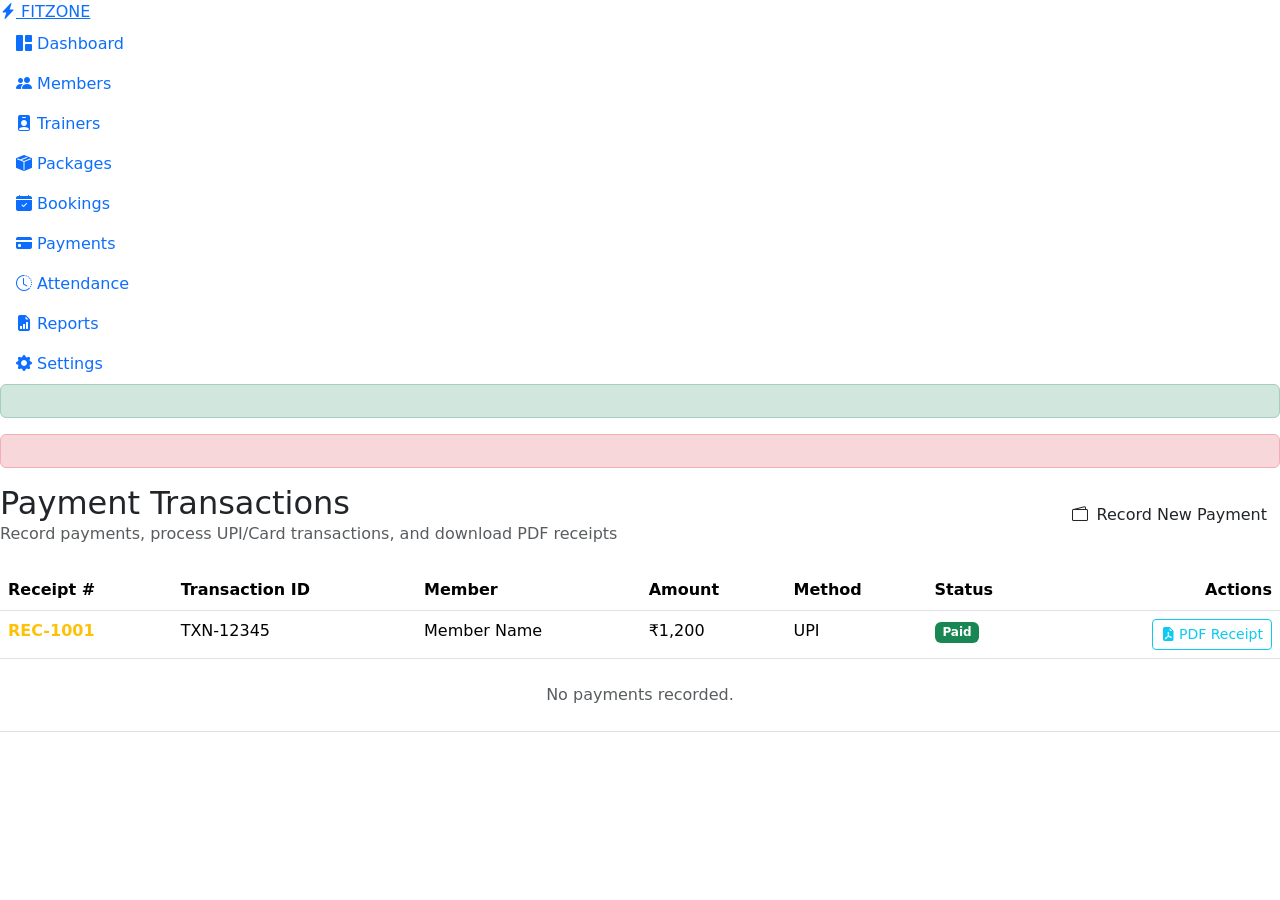
<file: src/main/resources/templates/payments.html>
<!DOCTYPE html>
<html xmlns:th="http://www.thymeleaf.org">
<head>
    <meta charset="UTF-8">
    <title>Payments & Invoicing - FitZone Gym</title>
    <link href="https://cdn.jsdelivr.net/npm/bootstrap@5.3.2/dist/css/bootstrap.min.css" rel="stylesheet">
    <link href="https://cdn.jsdelivr.net/npm/bootstrap-icons@1.11.1/font/bootstrap-icons.css" rel="stylesheet">
    <link href="https://fonts.googleapis.com/css2?family=Inter:wght@400;500;600;700&family=Outfit:wght@600;700;800&display=swap" rel="stylesheet">
    <link th:href="@{/css/material_theme.css}" rel="stylesheet">
</head>
<body>
    <div class="sidebar">
        <a href="/dashboard" class="sidebar-brand"><i class="bi bi-lightning-charge-fill"></i> FITZONE</a>
        <nav class="nav flex-column flex-grow-1">
            <a href="/dashboard" class="nav-link"><i class="bi bi-grid-1x2-fill"></i> Dashboard</a>
            <a href="/members" class="nav-link"><i class="bi bi-people-fill"></i> Members</a>
            <a href="/trainers" class="nav-link"><i class="bi bi-person-badge-fill"></i> Trainers</a>
            <a href="/packages" class="nav-link"><i class="bi bi-box-seam-fill"></i> Packages</a>
            <a href="/bookings" class="nav-link"><i class="bi bi-calendar-check-fill"></i> Bookings</a>
            <a href="/payments" class="nav-link active"><i class="bi bi-credit-card-fill"></i> Payments</a>
            <a href="/attendance" class="nav-link"><i class="bi bi-clock-history"></i> Attendance</a>
            <a href="/reports" class="nav-link"><i class="bi bi-file-earmark-bar-graph-fill"></i> Reports</a>
            <a href="/settings" class="nav-link"><i class="bi bi-gear-fill"></i> Settings</a>
        </nav>
    </div>

    <div class="main-content">
        <div th:if="${successMessage}" class="alert alert-success" th:text="${successMessage}"></div>
        <div th:if="${errorMessage}" class="alert alert-danger" th:text="${errorMessage}"></div>

        <div class="d-flex justify-content-between align-items-center mb-4">
            <div>
                <h2 class="m-0">Payment Transactions</h2>
                <p class="text-muted m-0">Record payments, process UPI/Card transactions, and download PDF receipts</p>
            </div>
            <button class="btn btn-fitzone" data-bs-toggle="modal" data-bs-target="#addPaymentModal">
                <i class="bi bi-wallet2 me-1"></i> Record New Payment
            </button>
        </div>

        <div class="glass-card">
            <div class="table-responsive">
                <table class="table table-custom mb-0">
                    <thead>
                        <tr>
                            <th>Receipt #</th>
                            <th>Transaction ID</th>
                            <th>Member</th>
                            <th>Amount</th>
                            <th>Method</th>
                            <th>Status</th>
                            <th class="text-end">Actions</th>
                        </tr>
                    </thead>
                    <tbody>
                        <tr th:each="p : ${payments}">
                            <td class="fw-bold text-warning" th:text="${p.receiptNo}">REC-1001</td>
                            <td th:text="${p.transactionId}">TXN-12345</td>
                            <td th:text="${p.memberName}">Member Name</td>
                            <td th:text="'₹' + ${p.payment}">₹1,200</td>
                            <td th:text="${p.paymentMethod}">UPI</td>
                            <td><span class="badge bg-success" th:text="${p.status}">Paid</span></td>
                            <td class="text-end">
                                <a th:href="@{/payments/receipt/{id}(id=${p.id})}" class="btn btn-sm btn-outline-info" title="Download iText PDF Receipt">
                                    <i class="bi bi-file-earmark-pdf-fill"></i> PDF Receipt
                                </a>
                            </td>
                        </tr>
                        <tr th:if="${#lists.isEmpty(payments)}">
                            <td colspan="7" class="text-center text-muted py-4">No payments recorded.</td>
                        </tr>
                    </tbody>
                </table>
            </div>
        </div>
    </div>

    <!-- Add Payment Modal -->
    <div class="modal fade" id="addPaymentModal" tabindex="-1">
        <div class="modal-dialog modal-dialog-centered">
            <div class="modal-content bg-dark text-light border-secondary">
                <div class="modal-header border-secondary">
                    <h5 class="modal-title"><i class="bi bi-credit-card me-2 text-warning"></i> Record Payment</h5>
                    <button type="button" class="btn-close btn-close-white" data-bs-dismiss="modal"></button>
                </div>
                <form action="/payments/add" method="post">
                    <div class="modal-body">
                        <div class="mb-3">
                            <label class="form-label">Booking Reference</label>
                            <select name="bookingID" class="form-select bg-secondary text-light border-0" required>
                                <option th:each="b : ${bookings}" th:value="${b.id}" th:text="'Booking #' + ${b.id} + ' - ' + ${b.memberName}"></option>
                            </select>
                        </div>
                        <div class="row g-3">
                            <div class="col-md-6">
                                <label class="form-label">Payment Method</label>
                                <select name="paymentMethod" class="form-select bg-secondary text-light border-0">
                                    <option value="UPI">UPI / GPay / PhonePe</option>
                                    <option value="Cash">Cash</option>
                                    <option value="Card">Credit/Debit Card</option>
                                </select>
                            </div>
                            <div class="col-md-6">
                                <label class="form-label">Payment Type</label>
                                <select name="paymentType" class="form-select bg-secondary text-light border-0">
                                    <option value="Full Payment">Full Payment</option>
                                    <option value="Partial Payment">Partial Payment</option>
                                </select>
                            </div>
                            <div class="col-12">
                                <label class="form-label">Amount (₹)</label>
                                <input type="number" step="0.01" name="payment" class="form-control bg-secondary text-light border-0" value="600" required>
                            </div>
                        </div>
                    </div>
                    <div class="modal-footer border-secondary">
                        <button type="button" class="btn btn-secondary" data-bs-dismiss="modal">Cancel</button>
                        <button type="submit" class="btn btn-fitzone">Confirm Payment</button>
                    </div>
                </form>
            </div>
        </div>
    </div>

    <script src="https://cdn.jsdelivr.net/npm/bootstrap@5.3.2/dist/js/bootstrap.bundle.min.js"></script>
</body>
</html>
</file>
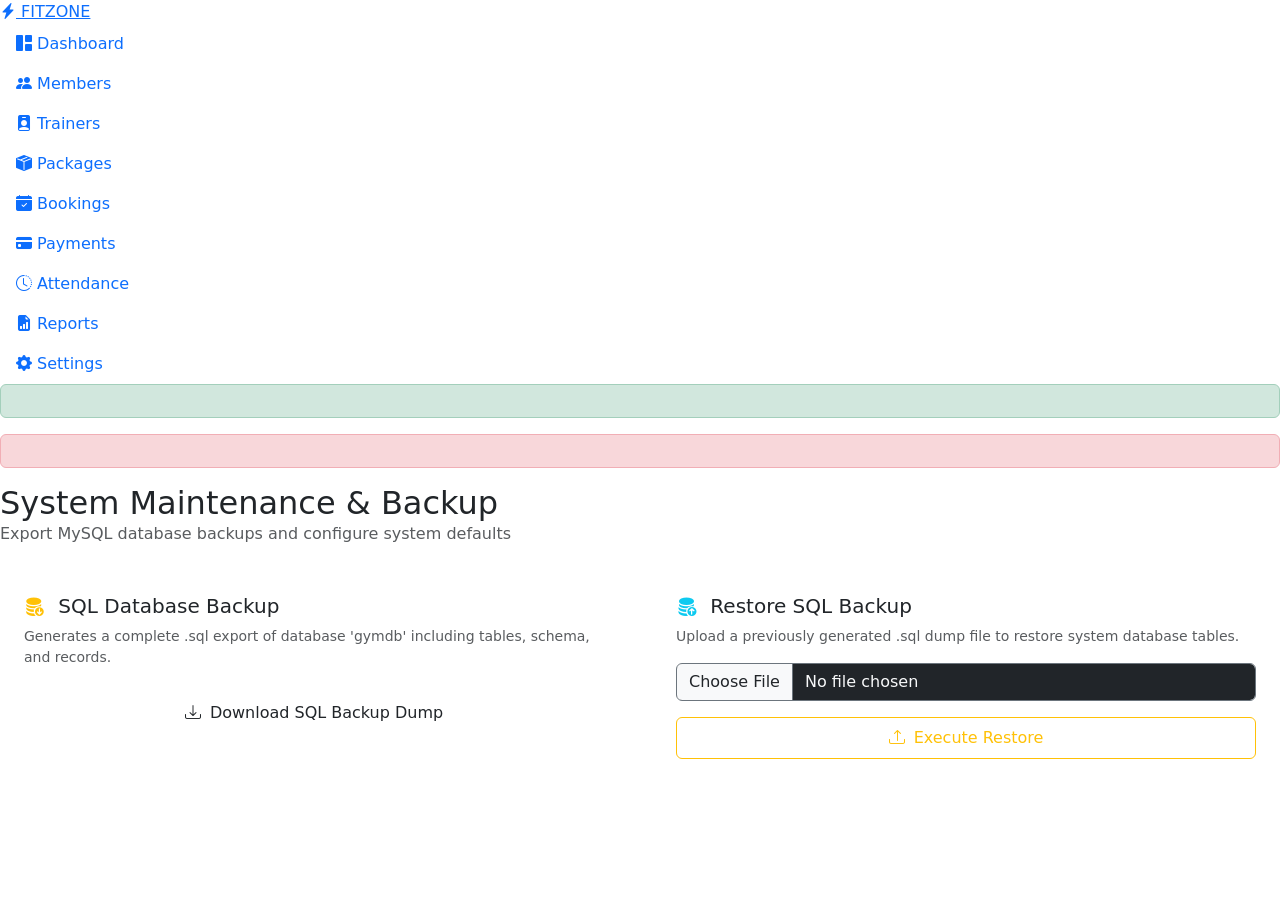
<file: src/main/resources/templates/settings.html>
<!DOCTYPE html>
<html xmlns:th="http://www.thymeleaf.org">
<head>
    <meta charset="UTF-8">
    <title>System Settings & Maintenance - FitZone Gym</title>
    <link href="https://cdn.jsdelivr.net/npm/bootstrap@5.3.2/dist/css/bootstrap.min.css" rel="stylesheet">
    <link href="https://cdn.jsdelivr.net/npm/bootstrap-icons@1.11.1/font/bootstrap-icons.css" rel="stylesheet">
    <link href="https://fonts.googleapis.com/css2?family=Inter:wght@400;500;600;700&family=Outfit:wght@600;700;800&display=swap" rel="stylesheet">
    <link th:href="@{/css/material_theme.css}" rel="stylesheet">
</head>
<body>
    <div class="sidebar">
        <a href="/dashboard" class="sidebar-brand"><i class="bi bi-lightning-charge-fill"></i> FITZONE</a>
        <nav class="nav flex-column flex-grow-1">
            <a href="/dashboard" class="nav-link"><i class="bi bi-grid-1x2-fill"></i> Dashboard</a>
            <a href="/members" class="nav-link"><i class="bi bi-people-fill"></i> Members</a>
            <a href="/trainers" class="nav-link"><i class="bi bi-person-badge-fill"></i> Trainers</a>
            <a href="/packages" class="nav-link"><i class="bi bi-box-seam-fill"></i> Packages</a>
            <a href="/bookings" class="nav-link"><i class="bi bi-calendar-check-fill"></i> Bookings</a>
            <a href="/payments" class="nav-link"><i class="bi bi-credit-card-fill"></i> Payments</a>
            <a href="/attendance" class="nav-link"><i class="bi bi-clock-history"></i> Attendance</a>
            <a href="/reports" class="nav-link"><i class="bi bi-file-earmark-bar-graph-fill"></i> Reports</a>
            <a href="/settings" class="nav-link active"><i class="bi bi-gear-fill"></i> Settings</a>
        </nav>
    </div>

    <div class="main-content">
        <div th:if="${successMessage}" class="alert alert-success" th:text="${successMessage}"></div>
        <div th:if="${errorMessage}" class="alert alert-danger" th:text="${errorMessage}"></div>

        <div class="d-flex justify-content-between align-items-center mb-4">
            <div>
                <h2 class="m-0">System Maintenance & Backup</h2>
                <p class="text-muted m-0">Export MySQL database backups and configure system defaults</p>
            </div>
        </div>

        <div class="row g-4">
            <!-- Database Backup Card -->
            <div class="col-md-6">
                <div class="glass-card p-4 h-100">
                    <h5 class="mb-2"><i class="bi bi-database-fill-down me-2 text-warning"></i> SQL Database Backup</h5>
                    <p class="text-muted small mb-4">Generates a complete .sql export of database 'gymdb' including tables, schema, and records.</p>
                    <a href="/settings/backup" class="btn btn-fitzone w-100 py-2">
                        <i class="bi bi-download me-1"></i> Download SQL Backup Dump
                    </a>
                </div>
            </div>

            <!-- Database Restore Card -->
            <div class="col-md-6">
                <div class="glass-card p-4 h-100">
                    <h5 class="mb-2"><i class="bi bi-database-fill-up me-2 text-info"></i> Restore SQL Backup</h5>
                    <p class="text-muted small mb-3">Upload a previously generated .sql dump file to restore system database tables.</p>
                    <form action="/settings/restore" method="post" enctype="multipart/form-data">
                        <div class="mb-3">
                            <input type="file" name="backupFile" class="form-control bg-dark text-light border-secondary" required>
                        </div>
                        <button type="submit" class="btn btn-outline-warning w-100 py-2">
                            <i class="bi bi-upload me-1"></i> Execute Restore
                        </button>
                    </form>
                </div>
            </div>
        </div>
    </div>

    <script src="https://cdn.jsdelivr.net/npm/bootstrap@5.3.2/dist/js/bootstrap.bundle.min.js"></script>
</body>
</html>
</file>
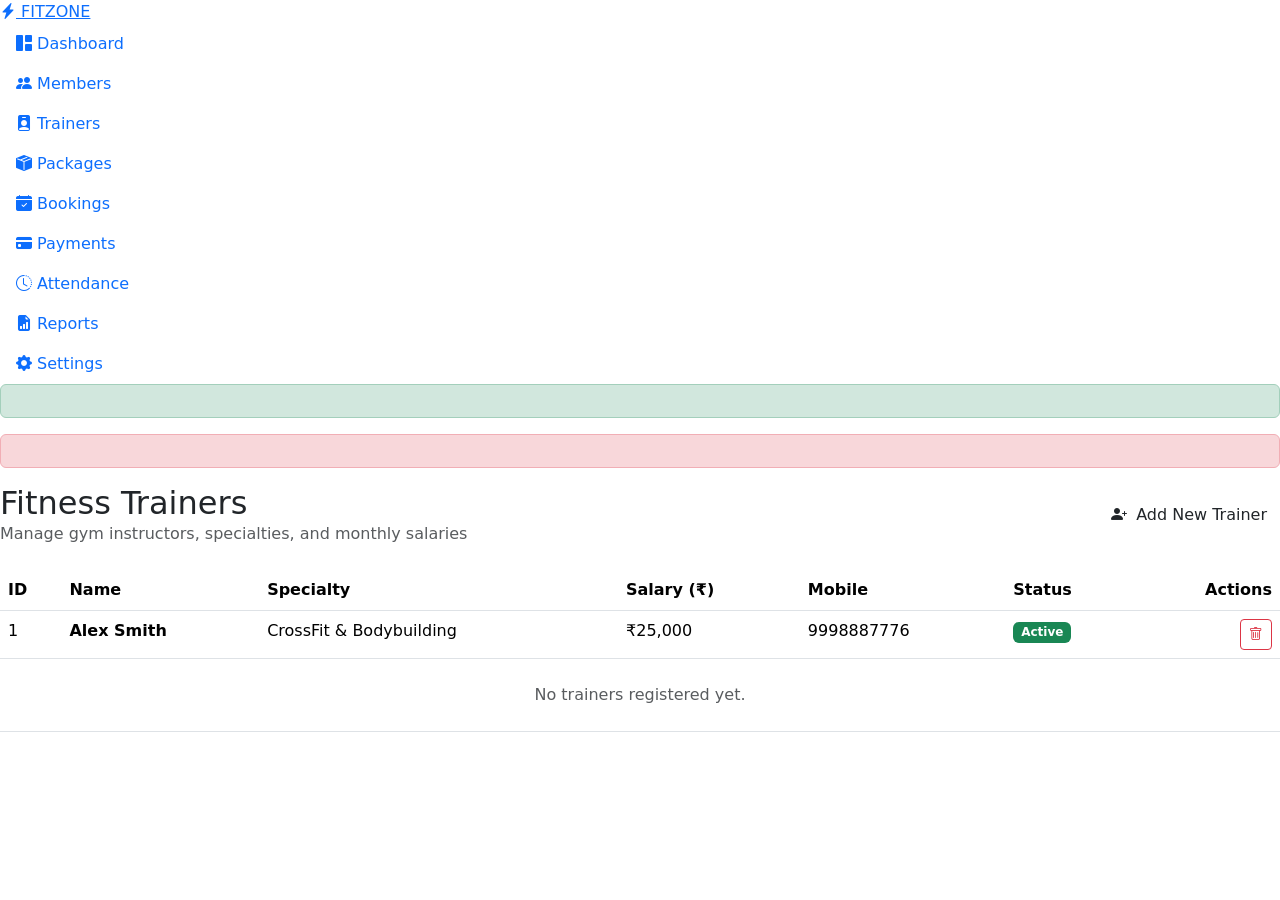
<file: src/main/resources/templates/trainers.html>
<!DOCTYPE html>
<html xmlns:th="http://www.thymeleaf.org">
<head>
    <meta charset="UTF-8">
    <title>Trainers Management - FitZone Gym</title>
    <link href="https://cdn.jsdelivr.net/npm/bootstrap@5.3.2/dist/css/bootstrap.min.css" rel="stylesheet">
    <link href="https://cdn.jsdelivr.net/npm/bootstrap-icons@1.11.1/font/bootstrap-icons.css" rel="stylesheet">
    <link href="https://fonts.googleapis.com/css2?family=Inter:wght@400;500;600;700&family=Outfit:wght@600;700;800&display=swap" rel="stylesheet">
    <link th:href="@{/css/material_theme.css}" rel="stylesheet">
</head>
<body>
    <div class="sidebar">
        <a href="/dashboard" class="sidebar-brand"><i class="bi bi-lightning-charge-fill"></i> FITZONE</a>
        <nav class="nav flex-column flex-grow-1">
            <a href="/dashboard" class="nav-link"><i class="bi bi-grid-1x2-fill"></i> Dashboard</a>
            <a href="/members" class="nav-link"><i class="bi bi-people-fill"></i> Members</a>
            <a href="/trainers" class="nav-link active"><i class="bi bi-person-badge-fill"></i> Trainers</a>
            <a href="/packages" class="nav-link"><i class="bi bi-box-seam-fill"></i> Packages</a>
            <a href="/bookings" class="nav-link"><i class="bi bi-calendar-check-fill"></i> Bookings</a>
            <a href="/payments" class="nav-link"><i class="bi bi-credit-card-fill"></i> Payments</a>
            <a href="/attendance" class="nav-link"><i class="bi bi-clock-history"></i> Attendance</a>
            <a href="/reports" class="nav-link"><i class="bi bi-file-earmark-bar-graph-fill"></i> Reports</a>
            <a href="/settings" class="nav-link"><i class="bi bi-gear-fill"></i> Settings</a>
        </nav>
    </div>

    <div class="main-content">
        <div th:if="${successMessage}" class="alert alert-success" th:text="${successMessage}"></div>
        <div th:if="${errorMessage}" class="alert alert-danger" th:text="${errorMessage}"></div>

        <div class="d-flex justify-content-between align-items-center mb-4">
            <div>
                <h2 class="m-0">Fitness Trainers</h2>
                <p class="text-muted m-0">Manage gym instructors, specialties, and monthly salaries</p>
            </div>
            <button class="btn btn-fitzone" data-bs-toggle="modal" data-bs-target="#addTrainerModal">
                <i class="bi bi-person-plus-fill me-1"></i> Add New Trainer
            </button>
        </div>

        <div class="glass-card">
            <div class="table-responsive">
                <table class="table table-custom mb-0">
                    <thead>
                        <tr>
                            <th>ID</th>
                            <th>Name</th>
                            <th>Specialty</th>
                            <th>Salary (₹)</th>
                            <th>Mobile</th>
                            <th>Status</th>
                            <th class="text-end">Actions</th>
                        </tr>
                    </thead>
                    <tbody>
                        <tr th:each="t : ${trainers}">
                            <td th:text="${t.id}">1</td>
                            <td class="fw-bold" th:text="${t.name}">Alex Smith</td>
                            <td th:text="${t.specialty}">CrossFit & Bodybuilding</td>
                            <td th:text="'₹' + ${t.salary}">₹25,000</td>
                            <td th:text="${t.mobile}">9998887776</td>
                            <td><span class="badge bg-success" th:text="${t.status}">Active</span></td>
                            <td class="text-end">
                                <a th:href="@{/trainers/delete/{id}(id=${t.id})}" class="btn btn-sm btn-outline-danger" onclick="return confirm('Delete trainer?')">
                                    <i class="bi bi-trash"></i>
                                </a>
                            </td>
                        </tr>
                        <tr th:if="${#lists.isEmpty(trainers)}">
                            <td colspan="7" class="text-center text-muted py-4">No trainers registered yet.</td>
                        </tr>
                    </tbody>
                </table>
            </div>
        </div>
    </div>

    <!-- Add Trainer Modal -->
    <div class="modal fade" id="addTrainerModal" tabindex="-1">
        <div class="modal-dialog modal-dialog-centered">
            <div class="modal-content bg-dark text-light border-secondary">
                <div class="modal-header border-secondary">
                    <h5 class="modal-title"><i class="bi bi-person-badge me-2 text-warning"></i> Add Trainer</h5>
                    <button type="button" class="btn-close btn-close-white" data-bs-dismiss="modal"></button>
                </div>
                <form action="/trainers/add" method="post">
                    <div class="modal-body">
                        <div class="mb-3">
                            <label class="form-label">Trainer Name</label>
                            <input type="text" name="name" class="form-control bg-secondary text-light border-0" required>
                        </div>
                        <div class="mb-3">
                            <label class="form-label">Specialty</label>
                            <input type="text" name="specialty" class="form-control bg-secondary text-light border-0" placeholder="e.g. CrossFit, Cardio, Yoga" required>
                        </div>
                        <div class="row g-3">
                            <div class="col-md-6">
                                <label class="form-label">Mobile</label>
                                <input type="text" name="mobile" class="form-control bg-secondary text-light border-0">
                            </div>
                            <div class="col-md-6">
                                <label class="form-label">Monthly Salary (₹)</label>
                                <input type="number" step="0.01" name="salary" class="form-control bg-secondary text-light border-0" required>
                            </div>
                        </div>
                    </div>
                    <div class="modal-footer border-secondary">
                        <button type="button" class="btn btn-secondary" data-bs-dismiss="modal">Cancel</button>
                        <button type="submit" class="btn btn-fitzone">Save Trainer</button>
                    </div>
                </form>
            </div>
        </div>
    </div>

    <script src="https://cdn.jsdelivr.net/npm/bootstrap@5.3.2/dist/js/bootstrap.bundle.min.js"></script>
</body>
</html>
</file>
